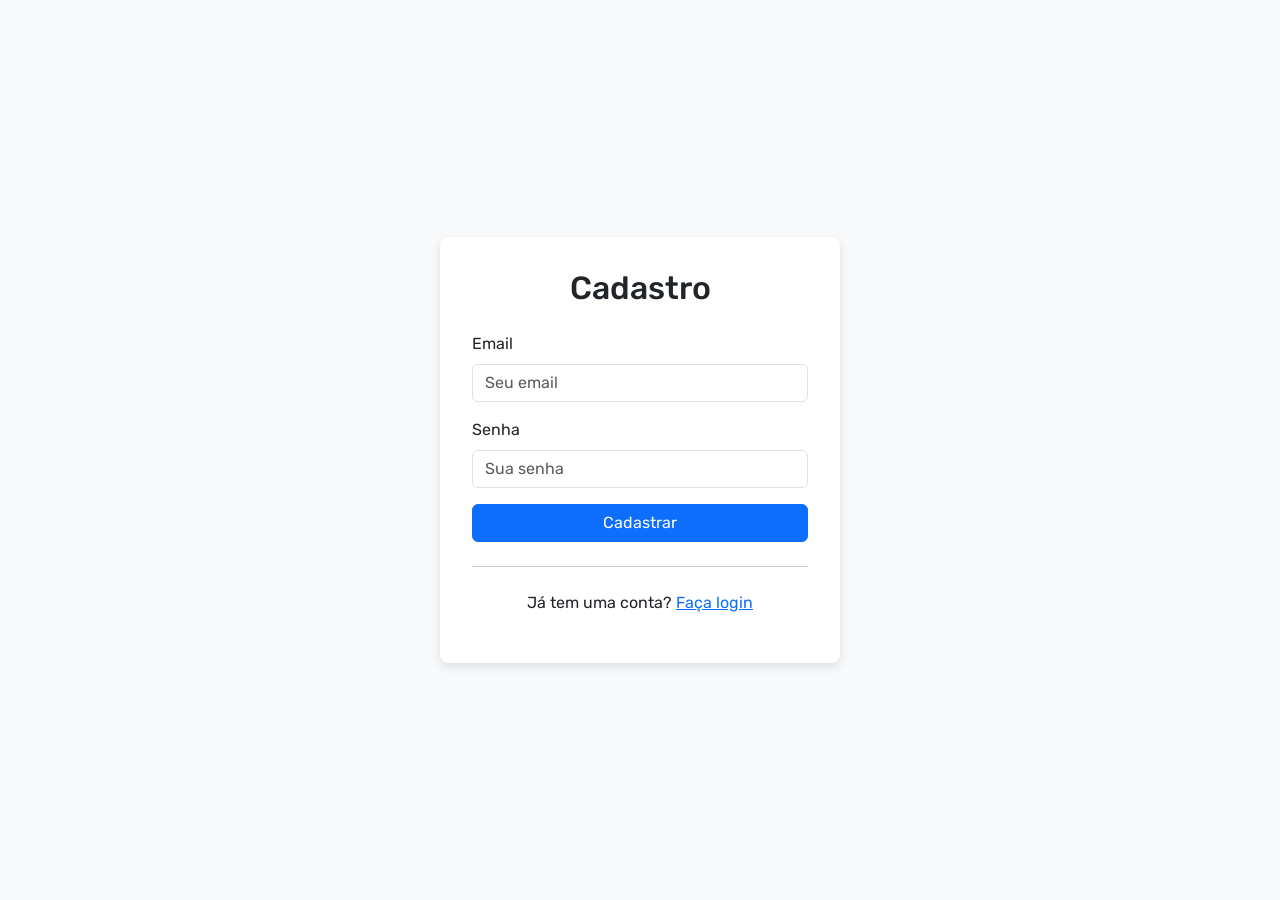
<file: index.html>
<!DOCTYPE html>
<html lang="pt-BR">
<head>
  <meta charset="UTF-8">
  <meta name="viewport" content="width=device-width, initial-scale=1.0">
  <title>Cadastro</title>
  <link href="https://cdn.jsdelivr.net/npm/bootstrap@5.3.0-alpha1/dist/css/bootstrap.min.css" rel="stylesheet">
  <link rel="stylesheet" href="css/style.css">
</head>
<body>
  <div class="form-container w-100 mx-auto" style="max-width: 400px;">
    <h2 class="text-center mb-4">Cadastro</h2>
    <form class="needs-validation" novalidate>
      <div class="mb-3">
        <label for="email" class="form-label">Email</label>
        <input type="email" class="form-control" id="email" placeholder="Seu email" required>
        <div class="invalid-feedback">Por favor, insira um email válido.</div>
      </div>
      <div class="mb-3">
        <label for="password" class="form-label">Senha</label>
        <input type="password" class="form-control" id="password" placeholder="Sua senha" required>
        <div class="invalid-feedback">A senha deve ter pelo menos 8 caracteres, uma letra maiúscula, um número e um caractere especial.</div>
      </div>
      <div class="d-grid">
        <button type="submit" class="btn btn-primary">Cadastrar</button>
      </div>
    </form>
    <hr class="my-4">
    <p class="text-center">
      Já tem uma conta? <a href="login.html">Faça login</a>
    </p>
  </div>

  <script src="js/cadastro-validation.js"></script>
  <script src="https://cdn.jsdelivr.net/npm/bootstrap@5.3.0-alpha1/dist/js/bootstrap.bundle.min.js"></script>
</body>
</html>
</file>
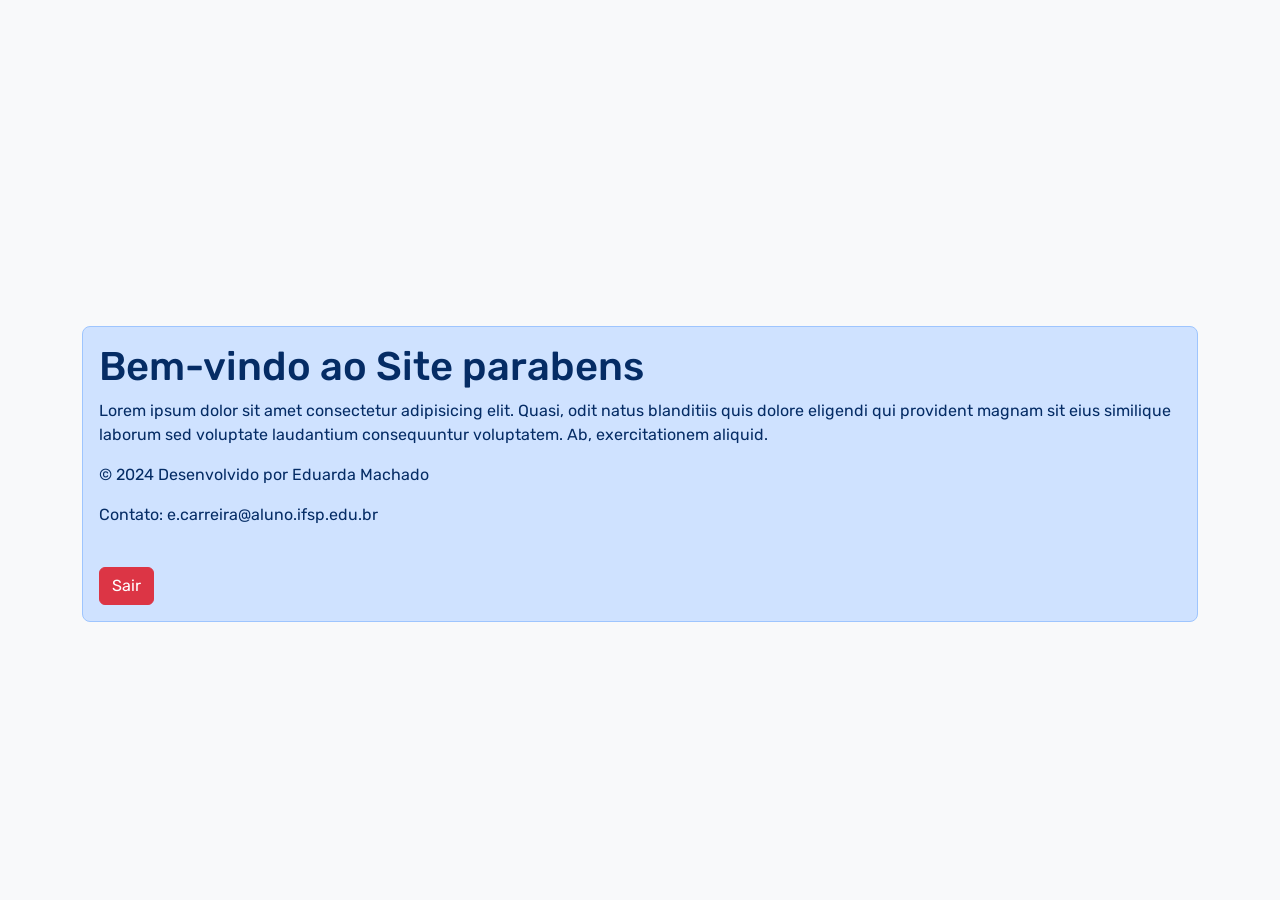
<file: home.html>
<!DOCTYPE html>
<html lang="pt-BR">
<head>
  <meta charset="UTF-8">
  <meta name="viewport" content="width=device-width, initial-scale=1.0">
  <title>Home</title>
  <link href="https://cdn.jsdelivr.net/npm/bootstrap@5.3.0-alpha1/dist/css/bootstrap.min.css" rel="stylesheet">
  <link rel="stylesheet" href="css/style.css">
</head>
<body>


<div class="container mt-5 bs-info-bg-subtle">
    <div class="p-3 text-primary-emphasis bg-primary-subtle border border-primary-subtle rounded-3">
    <h1>Bem-vindo ao Site parabens</h1>
    <p>Lorem ipsum dolor sit amet consectetur adipisicing elit. Quasi, odit natus blanditiis quis dolore eligendi qui provident magnam sit eius similique laborum sed voluptate laudantium consequuntur voluptatem. Ab, exercitationem aliquid.</p>
    <p>&copy; 2024 Desenvolvido por Eduarda Machado</p>
<p>Contato: e.carreira@aluno.ifsp.edu.br</p>
    <a href="login.html" class="btn btn-danger mt-4">Sair</a>
    
</div>

  <script src="https://cdn.jsdelivr.net/npm/bootstrap@5.3.0-alpha1/dist/js/bootstrap.bundle.min.js"></script>
</body>
</html>
</file>
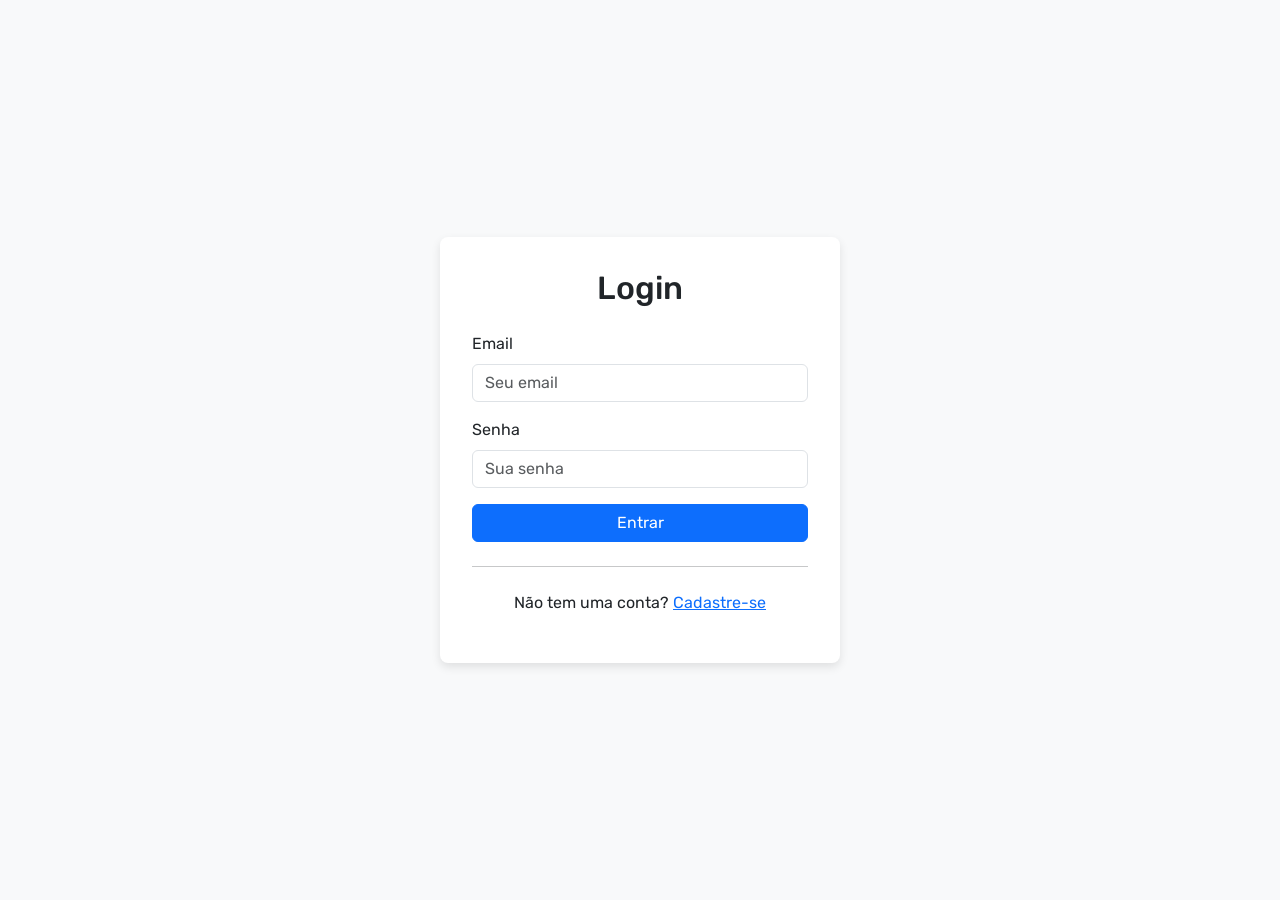
<file: login.html>
<!DOCTYPE html>
<html lang="pt-BR">
<head>
  <meta charset="UTF-8">
  <meta name="viewport" content="width=device-width, initial-scale=1.0">
  <title>Login</title>
  <link href="https://cdn.jsdelivr.net/npm/bootstrap@5.3.0-alpha1/dist/css/bootstrap.min.css" rel="stylesheet">
  <link rel="stylesheet" href="css/style.css">
</head>
<body>
  <div class="form-container w-100 mx-auto" style="max-width: 400px;">
    <h2 class="text-center mb-4">Login</h2>
    <form class="needs-validation" novalidate>
      <div class="mb-3">
        <label for="email" class="form-label">Email</label>
        <input type="email" class="form-control" id="email" placeholder="Seu email" required>
        <div class="invalid-feedback">Por favor, insira um email válido.</div>
      </div>
      <div class="mb-3">
        <label for="password" class="form-label">Senha</label>
        <input type="password" class="form-control" id="password" placeholder="Sua senha" required>
        <div class="invalid-feedback">Por favor, insira sua senha.</div>
      </div>
      <div class="d-grid">
        <button type="submit" class="btn btn-primary">Entrar</button>
      </div>
    </form>
    <hr class="my-4">
    <p class="text-center">
      Não tem uma conta? <a href="cadastro.html">Cadastre-se</a>
    </p>
  </div>

  <script src="js/login-validation.js"></script>
  <script src="https://cdn.jsdelivr.net/npm/bootstrap@5.3.0-alpha1/dist/js/bootstrap.bundle.min.js"></script>
</body>
</html>
</file>
<file: css/style.css>
@import url('https://fonts.googleapis.com/css2?family=Rubik:ital@1&display=swap');

* {
  box-sizing: border-box;
  margin: 0;
  padding: 0;
  font-family: 'Rubik', sans-serif;
}

body {
    background-color: #f8f9fa;
    display: flex;
    justify-content: center;
    align-items: center;
    height: 100vh;
  }
  
  .form-container {
    background: #ffffff;
    padding: 2rem;
    border-radius: 8px;
    box-shadow: 0 4px 10px rgba(0, 0, 0, 0.1);
  }  

.btn-outline-danger {
    background-color: #fff;
    border-color: #dc3545;
    color: #dc3545;
}

.btn-outline-danger:hover {
    background-color: #dc3545;
    color: #fff;
}

.card {
    width: 100%;
    max-width: 400px;
}
</file>
